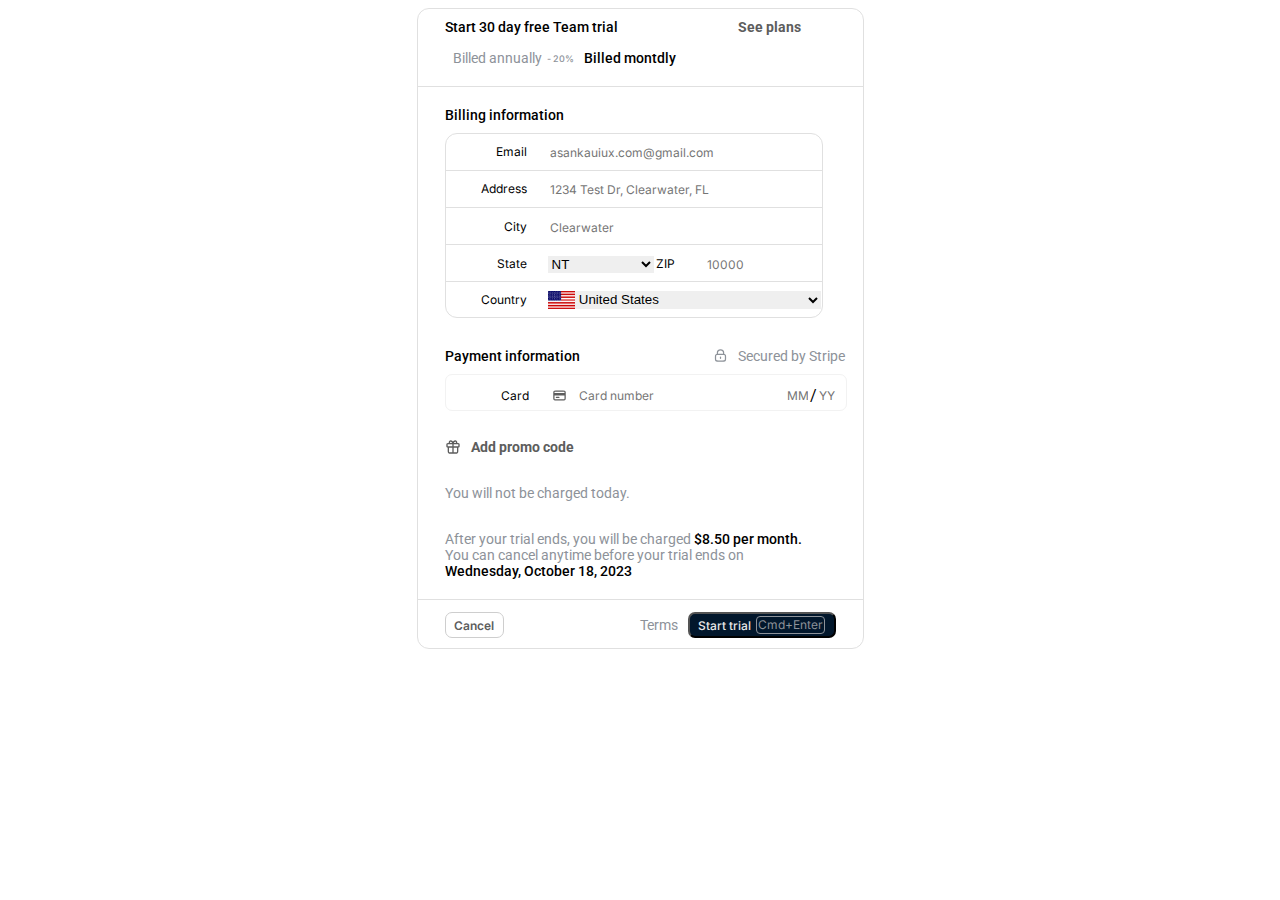
<file: PR1/index.html>
<!DOCTYPE html>
<head>
    <meta name="viewport" content="width=device-width, initial-scale=1.0">
    <title>Document</title>
    <link rel="stylesheet" href="window.css">
    <link rel="preconnect" href="https://fonts.googleapis.com">
    <link rel="preconnect" href="https://fonts.gstatic.com" crossorigin>
    <link href="https://fonts.googleapis.com/css2?family=Roboto:ital,wght@0,100;0,300;0,400;0,500;0,700;0,900;1,100;1,300;1,400;1,500;1,700;1,900&display=swap" rel="stylesheet">

    <link rel="preconnect" href="https://fonts.googleapis.com">
    <link rel="preconnect" href="https://fonts.gstatic.com" crossorigin>
    <link href="https://fonts.googleapis.com/css2?family=Inter:ital,opsz,wght@0,14..32,100..900;1,14..32,100..900&display=swap" rel="stylesheet">
</head>
<body>

        <div class="form">
            <div class="top">
                <div class="first-title-text">Start 30 day free Team trial</div>
                <div class="second-title-text">See plans</div>
            </div>
            <div class="biil">
                <div class="annual">
                    <span class="main-text">Billed annually </span>
                    <span class="picent-text">- 20%</span>
                </div>
                <div class="first-title-text">Billed montdly</div>
            </div>
            <div class="horizontal-line"></div>
            <div class="billing-information">
                <div class="first-title-text">Billing information</div>
                <div class="form-details">
                    <table>
                        <tr>
                            <td><label for="email" name="email">Email</label></td>
                            <td colspan="3">
                                <input type="email" placeholder="asankauiux.com@gmail.com" id="emailInput">
                            </td>
                        </tr>
                        <tr>
                            <td><label for="address" name="address">Address</label></td>
                            <td colspan="3">
                                <input type="text" placeholder="1234 Test Dr, Clearwater, FL" id="addressInput">
                            </td>
                        </tr>
                        <tr>
                            <td><label for="city" name="city">City</label></td>
                            <td colspan="3">
                                <input type="text" placeholder="Clearwater" id="cityInput">
                            </td>
                        </tr>
                        <tr>
                            <td><label for="state" name="state">State</label></td>
                            <td>
                                <select>
                                    <option>NT</option>
                                    <option>NE</option>
                                    <option>WY</option>
                                </select>
                            </td>
                            <td style="text-align: left; width: fit-content; padding-right: 0px;"><label for="">ZIP</label></td>
                            <td style="align-items: left;">
                                <input type="number" placeholder="10000" class="zip-code" id="zipInput">
                            </td>
                        </tr>
                        <tr>
                            <td><label for="country" name="country">Country</label></td>
                            <td colspan="3">
                                <div class="country-select">
                                    <img src="img\US_flag.png">
                                <select>
                                    <option>United States</option>
                                </select>
                                </div>
                            </td>
                        </tr>
                    </table>
                </div>
            </div>
            <div class="payment-information">
                <div class="payment-wrapper">
                    <div class="first-title-text">Payment information</div>
                    <div class="payment-text">
                        <img src="img\lock_img.svg">
                        <div class="main-text">Secured by Stripe</div>
                    </div>
                </div>
                <div class="payment">
                    <table>
                        <tr>
                            <td><label for="card" name="card">Card</label></td>
                            <td>
                                <img src="img\credit_card_img.svg">
                                <input type="number" placeholder="Card number" id="cardInput">
                                <input type="number" placeholder="MM" id="monthInput">
                                <span>/</span>
                                <input type="number" placeholder="YY" id="yearInput">
                            </td>
                        </tr>
                    </table>
                </div>
            </div>
            <div class="promo">
                <img src="img\gift_img.svg">
                <div class="second-title-text">Add promo code</div>
            </div>
            <div class="details">
                <div class="main-text">You will not be charged today.</div>
                <div class="main-text">After your trial ends, you will be charged 
                <span class="first-title-text">$8.50 per month. </span><br>
                You can cancel anytime before your trial ends on<br>
                <span class="first-title-text">Wednesday, October 18, 2023</span>
                </div> 
            </div>
            <div class="horizontal-line"></div>
            <div class="bottom">
                <button class="btn-cancel" onclick="cancelFunc()">Cancel</button>
                <div class="terms">
                    <div class="main-text">Terms</div>
                    <button class="start-trial" onclick="checkData()">Start trial
                        <div class="cmd-enter">Cmd+Enter</div>
                    </button>
                </div>
            </div>
        </div>


    <script src="window.js"></script>
</body>
</html>
</file>
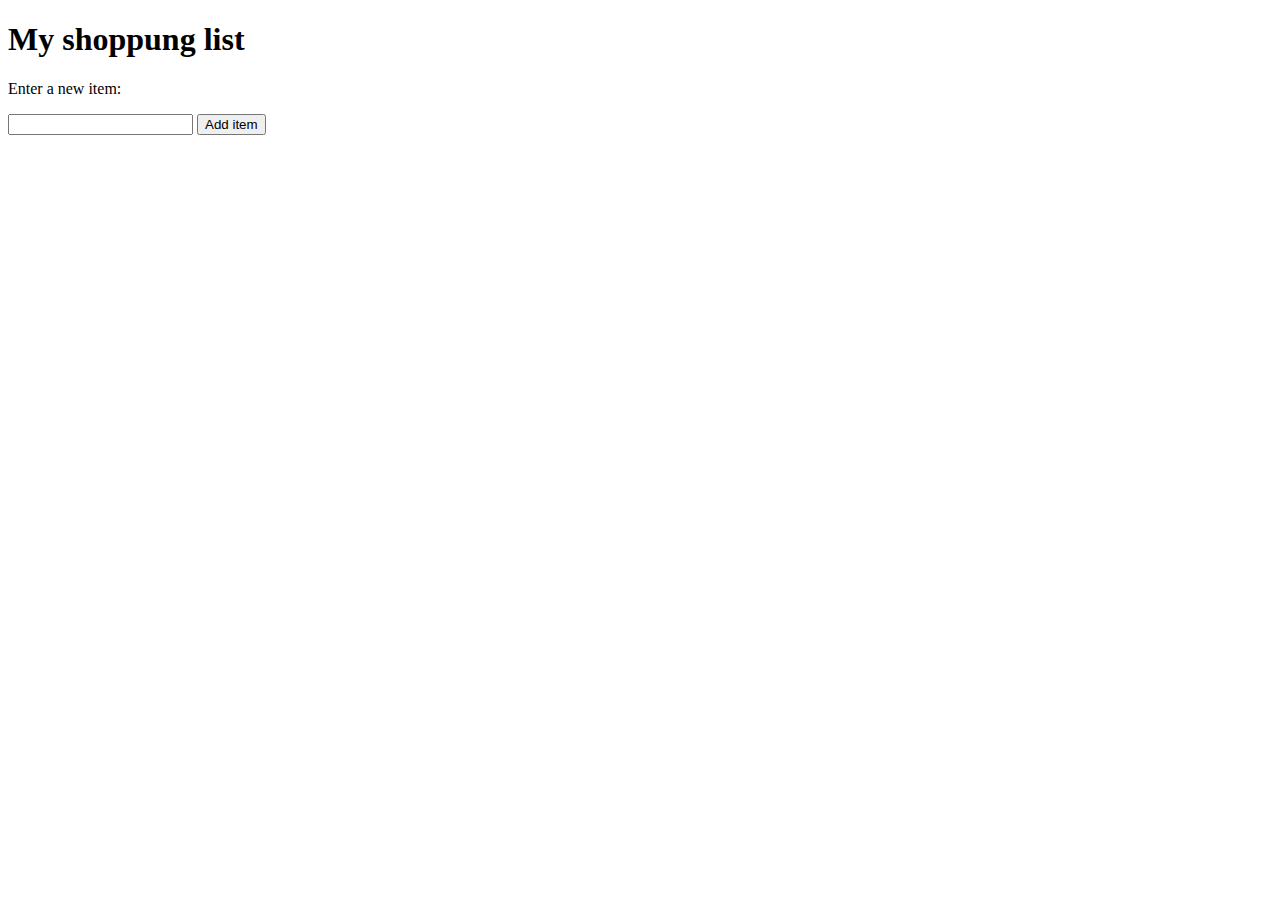
<file: PR3/index.html>
<!DOCTYPE html>
<head>
    <title>Document</title>
    <link rel="stylesheet" href="assets/css/style.css">
</head>
<body>
    <h1>My shoppung list</h1>
    <p>Enter a new item:</p>
    <input id="inputText" type="text" >
    <button id="addBtn">Add item</button>
    <ul id="ul"></ul>
    <script src="assets/js/script.js"></script>
</body>
</html>
</file>
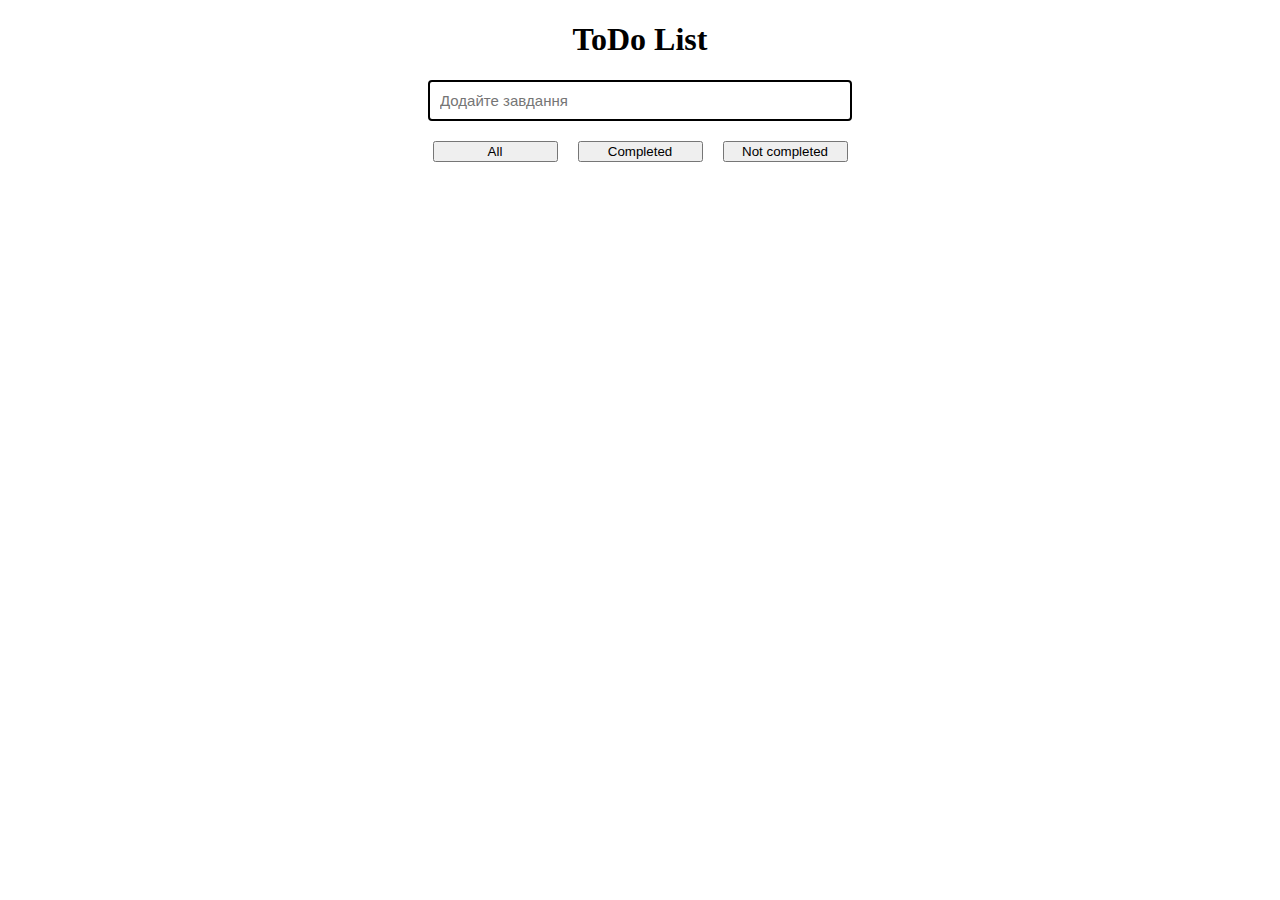
<file: PR4/index.html>
<!DOCTYPE html>
<head>
    <meta name="viewport" content="width=device-width, initial-scale=1.0">
    <title>ToDo List</title>
    <link rel="stylesheet" href="assets/css/style.css">
</head>
<body>
    <h1>ToDo List</h1>
    <div class="todo-container">
        <input class="input-text" type="text" placeholder="Додайте завдання" id="input-task">
    </div>
    <ul></ul>
    <div class="buttons">
        <button onclick="sort('all')">All</button>
        <button onclick="sort('completed')">Completed</button>
        <button onclick="sort('notCompleted')">Not completed</button>
    </div>
    <script src="assets/js/script.js"></script>
</body>
</html>
</file>
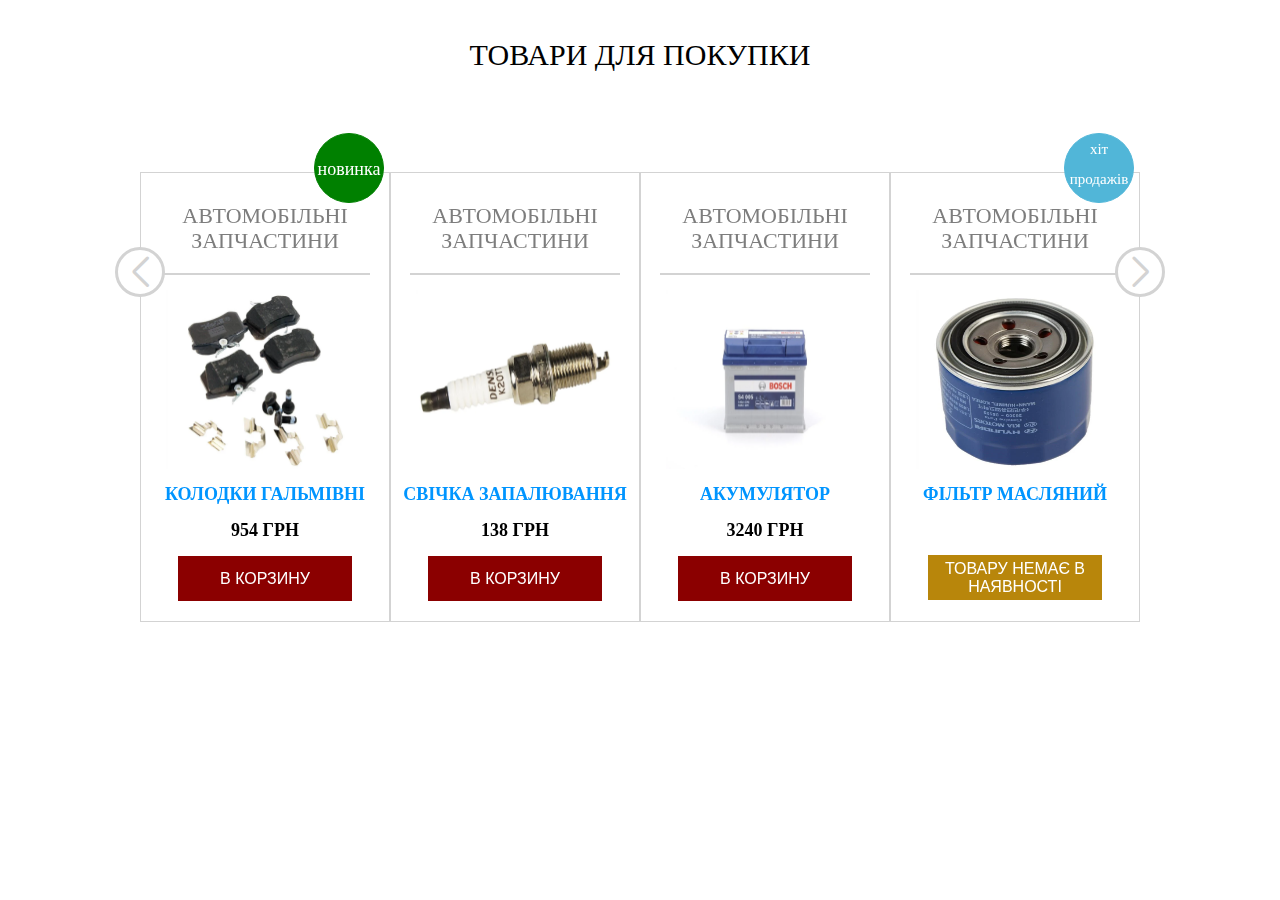
<file: PR8/index.html>
<!DOCTYPE html>
<html lang="en">
<head>
    <meta charset="UTF-8">
    <meta http-equiv="X-UA-Compatible" content="IE=edge">
    <meta name="viewport" content="width=device-width, initial-scale=1.0">
    <title>Document</title>
    <link rel="stylesheet" href="style.css">

    <link rel="stylesheet" href="https://unpkg.com/swiper/swiper-bundle.min.css">
    <script src="https://unpkg.com/swiper/swiper-bundle.min.js"></script>
</head>
<body>
    <h2 class="title-text">Товари для покупки</h2>
    <div class="block">
        <div class="arrows swiper-button-next"></div>
        <div class="arrows swiper-button-prev"></div> 
        <div class="swiper">
                <div class="swiper-wrapper">
                    <div class="swiper-slide">
                        <div class="product product-new">новинка</div>
                        <div class="product-category">Автомобільні запчастини</div>
                        <img src="images/1.webp" alt="">
                        <a class="product-name" href="https://exist.ua/uk/trw-brand/kolodky-galmivni-dyskovi-komplekt-gdb1330-24178842/">Колодки гальмівні</a>
                        <div class="product-price">954 грн</div>
                        <button class="Btn buyBtn">в корзину</button>
                    </div>
                    <div class="swiper-slide">
                        <div class="product-category">Автомобільні запчастини</div>
                        <img src="images/2.webp" alt="">
                        <a class="product-name" href="https://exist.ua/uk/denso-brand/svicha-zapaljuvannja-denso-nickel-tt-k20tt-4604-28807694/">Свічка запалювання</a>
                        <div class="product-price">138 грн</div>
                        <button class="Btn buyBtn">в корзину</button>
                    </div>
                    <div class="swiper-slide">
                        <div class="product-category">Автомобільні запчастини</div>
                        <img src="images/3.webp" alt="">
                        <a class="product-name" href="https://exist.ua/uk/bosch-brand/batareja-akumuljatorna-bosch-s4-005-12v-60ach-540a-en-r-plus-0-092-s40-050-27001798/">Акумулятор</a>
                        <div class="product-price">3240 грн</div>
                        <button class="Btn buyBtn">в корзину</button>
                    </div>
                    <div class="swiper-slide">
                        <div class="product product-hit">хіт продажів</div>
                        <div class="product-category">Автомобільні запчастини</div>
                        <img src="images/4.webp" alt="">
                        <a class="product-name" href="https://exist.ua/uk/hyundai-kia-brand/filtr-masljanyj-26300-35505-45173782/">Фільтр масляний </a>
                        <div class="product-price"></div>
                        <button class="Btn noBtn">товару немає в наявності</button>
                    </div>
                    <div class="swiper-slide">
                        <div class="product-category">Автомобільні запчастини</div>
                        <img src="images/5.webp" alt="">
                        <a class="product-name" href="https://exist.ua/uk/purflux-brand/filtr-palyvnyj-c491-7720127/">Фільтр палива</a>
                        <div class="product-price"></div>
                        <button class="Btn noBtn">товару немає в наявності</button>
                    </div>
                    <div class="swiper-slide">
                        <div class="product-category">Автомобільні запчастини</div>
                        <img src="images/6.webp" alt="">
                        <a class="product-name" href="https://exist.ua/uk/mitsubishi-brand/remin-grm-1145a051-17235365/">Ремінь ГРМ</a>
                        <div class="product-price">3240 грн</div>
                        <button class="Btn buyBtn">в корзину</button>
                    </div>
                </div>
        </div>
    </div>
    
    <script src="https://unpkg.com/swiper/swiper-bundle.min.js"></script>
    <script src="script.js">
    </script>
</body>
</html>


	
<!-- Колодки гальмівні - 954 грн - https://exist.ua/uk/trw-brand/kolodky-galmivni-dyskovi-komplekt-gdb1330-24178842/
Свічка запалювання - 138 грн - https://exist.ua/uk/denso-brand/svicha-zapaljuvannja-denso-nickel-tt-k20tt-4604-28807694/
Акумулятор - 3 246 грн - https://exist.ua/uk/bosch-brand/batareja-akumuljatorna-bosch-s4-005-12v-60ach-540a-en-r-plus-0-092-s40-050-27001798/
Фільтр масляний - 297 грн - https://exist.ua/uk/hyundai-kia-brand/filtr-masljanyj-26300-35505-45173782/
Фільтр палива - 354 грн - https://exist.ua/uk/purflux-brand/filtr-palyvnyj-c491-7720127/
Ремінь ГРМ - 1 368 грн - https://exist.ua/uk/mitsubishi-brand/remin-grm-1145a051-17235365/ -->
</file>
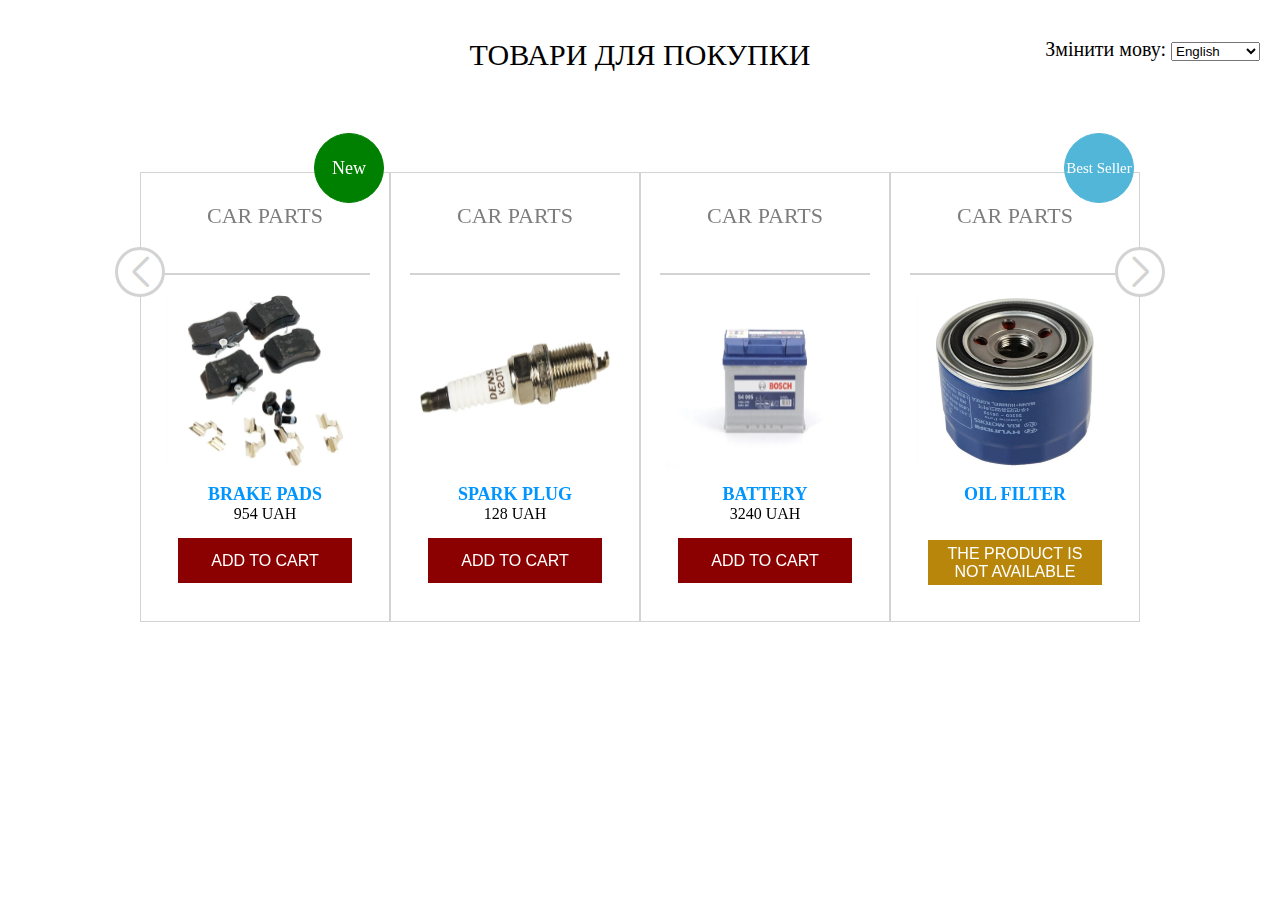
<file: PR9/index.html>
<!DOCTYPE html>
<html lang="en">
<head>
    <meta charset="UTF-8">
    <meta http-equiv="X-UA-Compatible" content="IE=edge">
    <meta name="viewport" content="width=device-width, initial-scale=1.0">
    <title>Document</title>
    <link rel="stylesheet" href="style.css">

    <link rel="stylesheet" href="https://unpkg.com/swiper/swiper-bundle.min.css">
    <script src="https://unpkg.com/swiper/swiper-bundle.min.js"></script>
</head>
<body>
    <div class="language-block">
        Змінити мову: <select name="" id="language-selector">
            <option value="en">English</option>
            <option value="ua">Українська</option>
            </select>
    </div>
    <h2 class="title-text">Товари для покупки</h2>
    <div class="block">
        <div class="arrows swiper-button-next"></div>
        <div class="arrows swiper-button-prev"></div> 
        <div class="swiper">
                <div class="swiper-wrapper" id="swiper-wrapper">
                    
                </div>
        </div>
    </div> 
    
    <script src="https://unpkg.com/swiper/swiper-bundle.min.js"></script>
    <script src="script.js">
    </script>
</body>
</html>
</file>
<file: PR1/window.css>
body{
    display: flex;
    justify-content: center;
    align-items: center;
}

.form{
    width: 100%;
    height: 90%;
    border: 1px solid #E0E0E0;
    border-radius: 12px;
    font-family: 'Roboto';
}
.top{
    width: 80%;
    height: 16px;
    justify-content: space-between;
    margin-top: 10px;
    margin-left: 27px;
    display: flex;
}
.first-title-text{
    font-size: 14px;
    font-weight: 500;
    width: fit-content;
    color: black;
}
.second-title-text{
    font-size: 14px;
    font-weight: bold;
    color: #5D5D5D;
    width: fit-content;
}
.biil{
    display: flex;
    width: 80%;
    margin-left: 35px;
    margin-top: 15px;
    justify-content: left;
}
.annual{
    display: flex;
    align-items: center;
    margin-right: 10px;
}
.main-text{
    font-family: 'Roboto';
    color: #8D9299;
    font-size: 14px;
    font-weight: 400;
}
.picent-text{
    font-family: 'inter';
    color: #8D9299;
    font-size: 9px;
    font-weight: 500;
    margin-left: 5px;
}
.horizontal-line{
    border-top: 1px solid #E0E0E0;
    width: 100%;
    margin-top: 20px;
    margin-bottom: 20px;
}
.billing-information{
    margin-left: 27px;
}
.form-details{
    width: 90%;
    height: 183px;
    border: 1px solid #E0E0E0;
    border-radius: 12px;
    margin-top: 10px;
}
.form-details table{
    width: 100%s;
    height: 183px;
    border-collapse: collapse;
    border-style: none;
}
.form-details tr:last-child{
    border-bottom: none;
}
.form-details tr{
    border-bottom: 1px solid #E0E0E0;
}
td:nth-child(odd){
    font-family: 'inter';
    width: 400;
    font-size: 12px;
    text-align: right;
    width: 80px;
    padding-right: 20px;
}
input{
    font-family: 'inter';
    width: 400;
    font-size: 12px;
    border: none;
}
select{
    border: none;
    outline: none;
    width: 100%;
}
.country-select{
    display: flex;
}
.zip-code{
    width: 42px;
}
input::-webkit-outer-spin-button,
input::-webkit-inner-spin-button {
    -webkit-appearance: none;
    margin: 0;
}
table img{
    width: 10%;
    height: 35%;
}
.country-img{
    width: 10px;
}
.payment-information{
    width: 90%;
    height: 61px;
    justify-content: space-between;
    margin-top: 30px;
    margin-left: 27px;
}
.payment-wrapper{
    display: flex;
    justify-content: space-between;
}
.payment-information img{
    height: 15px;
    width: 15px;
    margin-right: 10px;
}
.payment-text{
    display: flex;
    margin-bottom: 10px;
}
.payment{
    width: 100%;
    height: 35px;
    border: 1px solid #F2F2F2;
    border-radius: 7px;
}
.payment table{
    height: 35px;
    width: 100%;
}
.payment td:nth-child(2){
    display: flex;
    height: 35px;
    align-items: center;
}
.payment input:nth-child(2){
    width: 70%;
}
.payment input:nth-child(3){
    width: 21px;
}
.payment input:last-child{
    width: 21px;
}
.promo{
    width: 406px;
    height: 16px;
    margin-left: 27px;
    margin-top: 30px;
    display: flex;
}
.promo img{
    height: 16px;
    width: 16px;
    margin-right: 10px;
}
.details .main-text{
    margin-left: 27px;
    margin-top: 30px;
}
.bottom{
    display: flex;
    justify-content: space-between;
    align-items: center;
    margin-left: 27px;
    margin-bottom: 10px;
}
.btn-cancel{
    height: 26px;
    width: 59px;
    background-color: white;
    border: 1px solid #CECECE;
    border-radius: 7px;
    font-family: 'inter';
    font-weight: 600;
    font-size: 12px;
    color: #5D5D5D;
    cursor: pointer;
}
.btn-cancel:hover{
    color: #828181;
}
.btn-cancel:active{
    transform: scale(0.98);
}
.horizontal-line:nth-child(even){
    margin-bottom: 12px;
}
.terms{
    display: flex;
    align-items: center;
}
.start-trial{
    display: flex;
    align-items: center;
    justify-content: center;
    width: 148px;
    height: 26px;
    border-radius: 7px;
    background-color: #02172C;
    font-family: 'inter';
    font-weight: 500;
    font-size: 12px;
    color: #E8E8E8;
    cursor: pointer;
    margin-left: 10px;
    margin-right: 27px;
}
.cmd-enter{
    width: 67px;
    height: 16px;
    border: 1px solid #8D9299;
    border-radius: 4px;
    font-family: 'inter';
    font-weight: 400;
    font-size: 12px;
    color: #8D9299;
    letter-spacing: -4%;
    margin-left: 5px;
}
.start-trial:hover{
    color: #afafaf;
    background-color: #02172cf3;
}
.start-trial:active{
    transform: scale(0.98);
}
@media(min-width: 460px){
    .form{
        width: 445px;
    }
}
@media(max-width: 401px){
    .form{
        height: 660px;
    }
}
</file>
<file: PR3/assets/css/style.css>
p{
    width: fit-content;
}
</file>
<file: PR4/assets/css/style.css>
h1 {
    text-align: center;
}
.todo-container {
    display: flex;
    justify-content: center;
    margin-bottom: 20px;
}
.input-text{
    width: 400px;
    padding: 10px;
    font-size: 15px;
    border: 2px solid black;
    border-radius: 4px;
}
ul {
    list-style-type: none;
    padding: 0;
    width: 420px;
    margin: 0 auto;
}
li {
    width: 400px;
    display: none;
    height: fit-content;
    align-items: center;
    padding: 10px;
    margin-bottom: 5px;
    background-color: rgba(211, 211, 211, 0.204);
    border: 1px solid lightgray;
    border-radius: 4px;
}
.checkbox {
    margin-right: 10px;
}
.delete-btn {
    margin: 0 5px;
    background-color: white;
    color: red;
    font-weight: bold;
    border: 1px solid red;
    border-radius: 50%;
    cursor: pointer;
    transition: 0.5s;
}
.delete-btn:hover{
    background-color: red;
    color: white;
    transition: 0.5s;
}
span:nth-child(even){
    text-align: justify;
    margin: 0 10px 0 5px;
    height: fit-content;
    word-wrap: break-word;
    max-width: 265px;
}
.date{
    text-align: justify;
    margin: 0 5px 0 auto;
    text-align: right;
}
.completed{
    background-color: rgba(211, 211, 211, 0.107);
    border: 1px solid rgb(211, 211, 211);
}
.completed span{
    text-decoration: line-through;
}
textarea{
    width: 265px;;
    max-width: 265px;
}
.buttons{
    display: flex;
    justify-content: center;
}
.buttons button{
    width: 125px;
    margin: 0 10px;
}
.active{
    display: flex;
}
@media(max-width: 440px){
    .input-text{
        width: 100%;
    }
    li{
        width: 95%;
    }
    ul{
        width: 100%;
    }
}
</file>
<file: PR9/style.css>
*{
    box-sizing: border-box;
    margin: 0;
}
.language-block{
    position: absolute;
    right: 0;
    top: 5;
    margin-right: 20px;
    font-size: 20px;
}
.block{
    position: relative;
    width: 1000px;
    margin: auto;
}
.swiper{
    margin-top: 50px;
    display: flex !important;
    flex-direction: column;
    justify-content: center;
    height: 550px;
    width: 100%;
}
.title-text{
    font-size: 30px;
    margin: 3%;
    text-transform: uppercase;
    font-weight:400;
    text-align: center;
}
.swiper-wrapper{
    display: flex !important;
    position: relative !important;
    height: 450px !important;
;
}
.arrows{
    text-align: center;
    line-height: 50px;
    width: 50px !important;
    height: 50px !important;
    position: absolute !important;
    background-color: white;
    border: 3px solid lightgray;
    color: lightgray !important;
    border-radius: 100px;
    font-weight: bold;
    font-size: 25px;
    top: 140px !important;
    --swiper-navigation-size: 30px !important;
}
.arrows:hover{
    background-color: lightgray;
    color: white !important;
}
.swiper-button-next{
    right: -25px !important;
    
}
.swiper-button-prev{
    left: -25px !important;
}
.swiper-slide{
    display: flex !important;
    flex-direction: column;
    align-items: center;
    border: 1px solid lightgray;
}
.product{
    position: absolute;
    text-align: center;
    color: white;
    top: -40px;
    right: 5px;
    width: 70px;
    height: 70px;
    border-radius: 50px;
    display: flex;
    justify-content: center;
    align-items: center;
}
.product-new{
    line-height: 70px;
    font-size: 18px;
    border: 1px solid green;
    background-color: green; 
}
.product-hit{
    font-size: 15px;
    border: 1px solid rgb(81, 182, 216);
    background-color: rgb(81, 182, 216);
}
.product-category{
    width: 85%;
    height: 16%;
    border-bottom: 2px solid lightgray;
    color: rgb(125, 125, 125);
    text-align: center;
    margin-top: 30px;
    line-height: 25px;
    font-size: 22px;
    text-transform: uppercase;
}
img{
    margin-top: 15px;
    width: 80%;
    height: 40%;
}
.product-name{
    margin-top: 15px;
    color: rgb(0, 149, 255);
    font-weight: bold;
    font-size: 18px;
    text-transform: uppercase;
}
.product-price{
    margin-top: 15px;
    font-weight: 600;
    font-size: 18px;
    text-transform: uppercase;
}
.Btn{
    position: relative;
    margin-top: 15px;
    width: 70%;
    height: 10%;
    border: 0px;
    text-transform: uppercase;
    color: white;
    font-size: 16px;
}
.buyBtn{
    background-color: darkred;
    cursor: pointer;
}
.buyBtn:hover{
    background-color: rgba(139, 0, 0, 0.800);
}
.noBtn{
    background-color: darkgoldenrod;
    bottom: -20px;
}

a{
    text-decoration: none;
}
@media(max-width: 1080px){
    .block{
        width: 800px;
    }
}
@media(max-width: 900px){
    .block{
        width: 500px;
    }
}
@media(max-width: 700px){
    .block{
        width: 300px;
    }
}
@media(max-height: 600px){
    .swiper{
        margin-top: 0px;
    }
    .title-text{
        margin-bottom: 0px;
    }
}
@media(max-height: 570px){
    .product-category{
        display: none;
    }
    .swiper{
        height: 350px;
    }
}
</file>
<file: PR8/style.css>
*{
    box-sizing: border-box;
    margin: 0;
}
.block{
    position: relative;
    width: 1000px;
    margin: auto;
}
.swiper{
    margin-top: 50px;
    display: flex !important;
    flex-direction: column;
    justify-content: center;
    height: 550px;
    width: 100%;
}
.title-text{
    font-size: 30px;
    margin: 3%;
    text-transform: uppercase;
    font-weight:400;
    text-align: center;
}
.swiper-wrapper{
    display: flex !important;
    position: relative !important;
    height: 450px !important;
;
}
.arrows{
    text-align: center;
    line-height: 50px;
    width: 50px !important;
    height: 50px !important;
    position: absolute !important;
    background-color: white;
    border: 3px solid lightgray;
    color: lightgray !important;
    border-radius: 100px;
    font-weight: bold;
    font-size: 25px;
    top: 140px !important;
    --swiper-navigation-size: 30px !important;
}
.arrows:hover{
    background-color: lightgray;
    color: white !important;
}
.swiper-button-next{
    right: -25px !important;
    
}
.swiper-button-prev{
    left: -25px !important;
}
.swiper-slide{
    display: flex !important;
    flex-direction: column;
    align-items: center;
    border: 1px solid lightgray;
}
.product{
    position: absolute;
    text-align: center;
    color: white;
    top: -40px;
    right: 5px;
    width: 70px;
    height: 70px;
    border-radius: 50px;
}
.product-new{
    line-height: 70px;
    font-size: 18px;
    border: 1px solid green;
    background-color: green; 
}
.product-hit{
    line-height: 30px;
    font-size: 15px;
    border: 1px solid rgb(81, 182, 216);
    background-color: rgb(81, 182, 216);
}
.product-category{
    width: 85%;
    height: 16%;
    border-bottom: 2px solid lightgray;
    color: rgb(125, 125, 125);
    text-align: center;
    margin-top: 30px;
    line-height: 25px;
    font-size: 22px;
    text-transform: uppercase;
}
img{
    margin-top: 15px;
    width: 80%;
    height: 40%;
}
.product-name{
    margin-top: 15px;
    color: rgb(0, 149, 255);
    font-weight: bold;
    font-size: 18px;
    text-transform: uppercase;
}
.product-price{
    margin-top: 15px;
    font-weight: 600;
    font-size: 18px;
    text-transform: uppercase;
}
.Btn{
    position: relative;
    margin-top: 15px;
    width: 70%;
    height: 10%;
    border: 0px;
    text-transform: uppercase;
    color: white;
    font-size: 16px;
}
.buyBtn{
    background-color: darkred;
    cursor: pointer;
}
.buyBtn:hover{
    background-color: rgba(139, 0, 0, 0.800);
}
.noBtn{
    background-color: darkgoldenrod;
    bottom: -20px;
}

a{
    text-decoration: none;
}
@media(max-width: 1080px){
    .block{
        width: 800px;
    }
}
@media(max-width: 900px){
    .block{
        width: 500px;
    }
}
@media(max-width: 700px){
    .block{
        width: 300px;
    }
}
@media(max-height: 600px){
    .swiper{
        margin-top: 0px;
    }
    .title-text{
        margin-bottom: 0px;
    }
}
@media(max-height: 570px){
    .product-category{
        display: none;
    }
    .swiper{
        height: 350px;
    }
}
</file>
